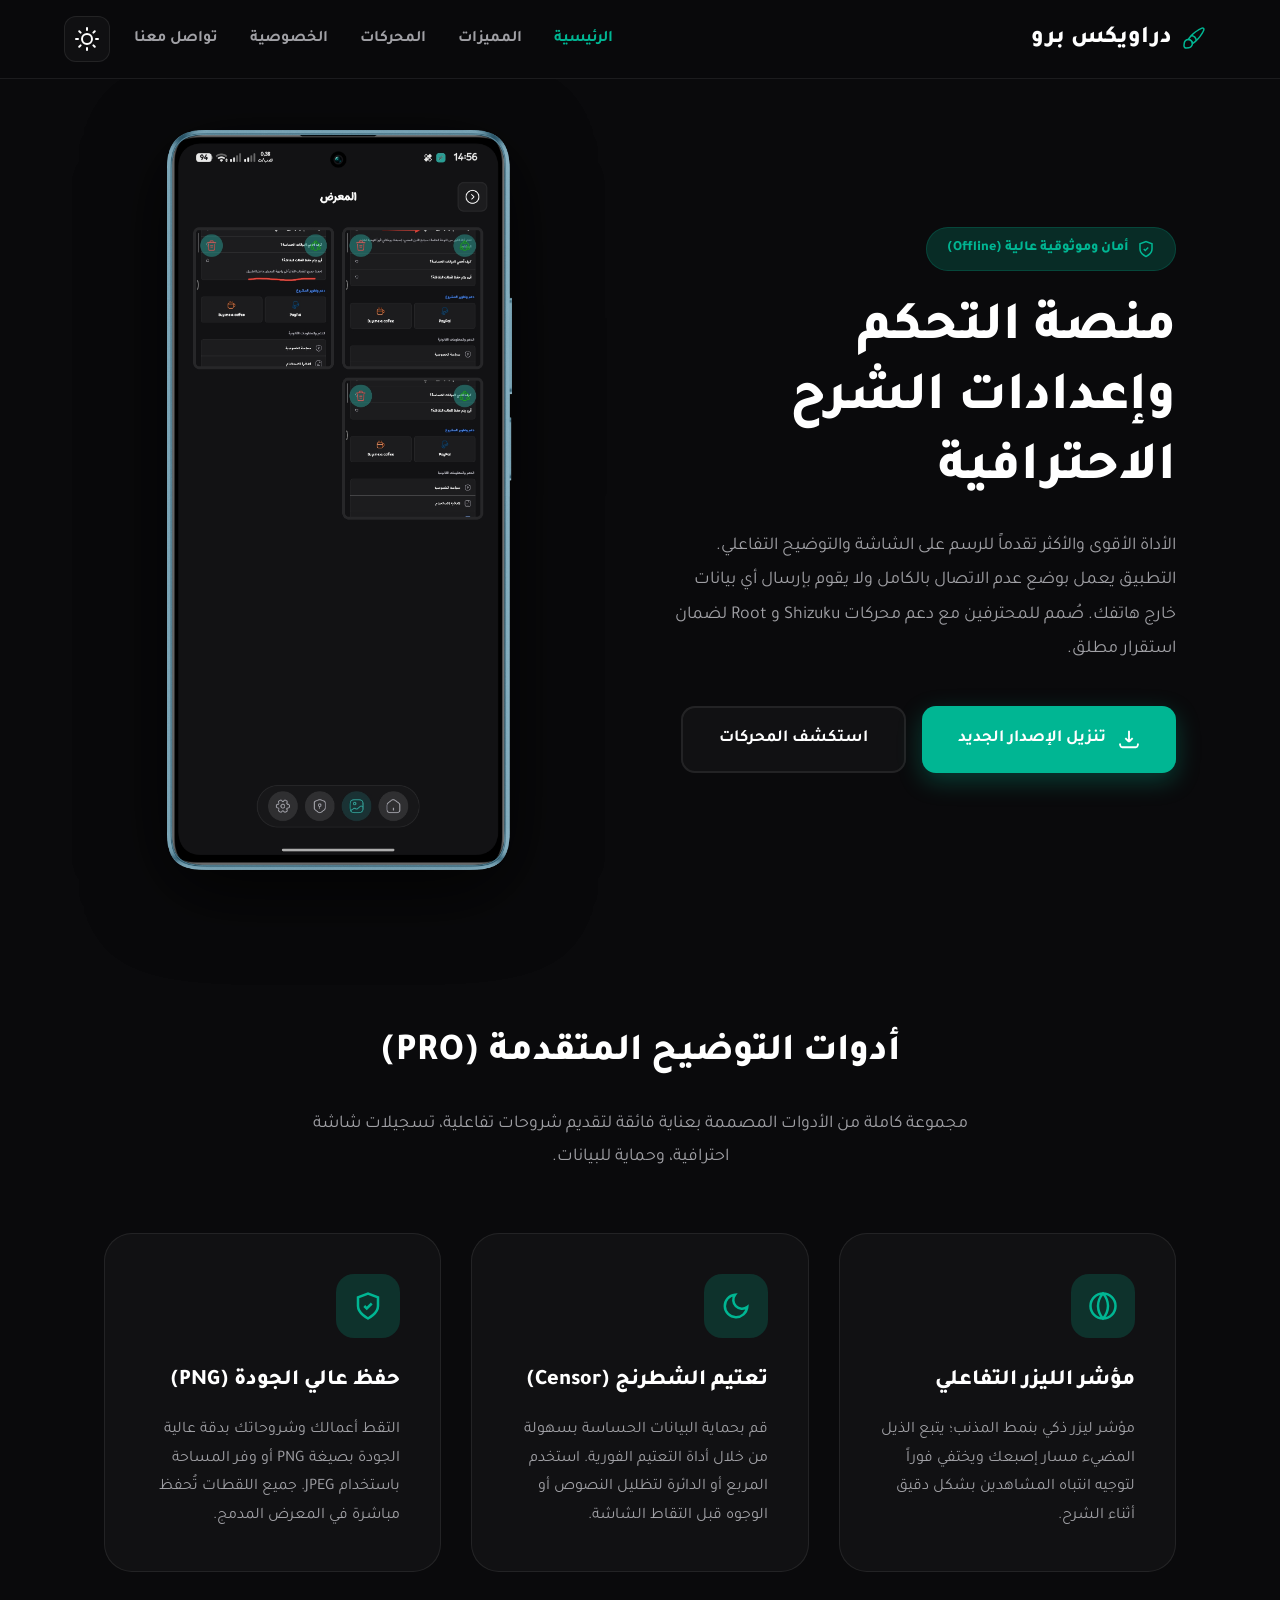
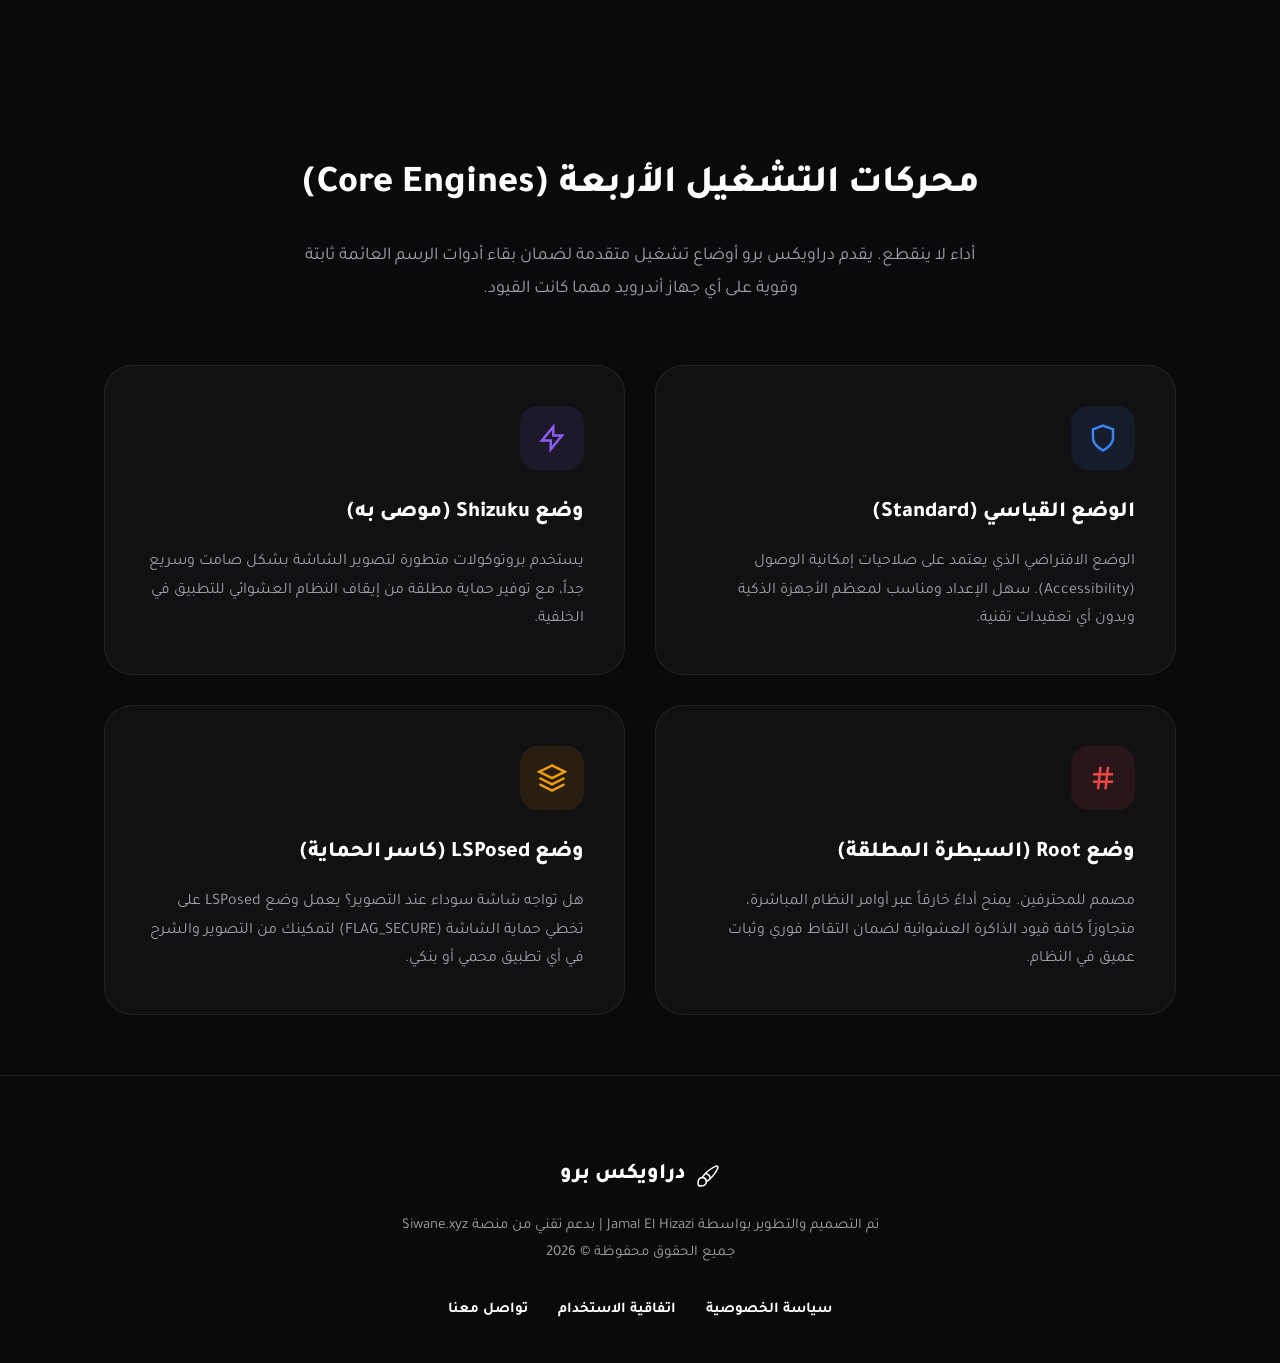
<file: index.html>
<!doctype html>
<html lang="ar" dir="rtl">

<head>
    <meta charset="UTF-8">
    <meta name="viewport" content="width=device-width, initial-scale=1.0">
    <title>دراويكس برو - منصة التحكم وإعدادات الشرح</title>
    <link rel="stylesheet" href="style.css">
        <link rel="icon" type="image/png" href="assets/favicon.png">
    <link rel="apple-touch-icon" href="assets/favicon.png">
<meta name="description" content="Drawix Pro: أداة احترافية للرسم على الشاشة والتوضيح للاندرويد. تدعم محركات Shizuku و Root و LSPosed لتجاوز قيود النظام وتوفير تجربة شرح تفاعلية وآمنة.">
    <meta name="keywords" content="Drawix Pro, Android, drawing, screen annotation, Shizuku, Root, LSPosed, productivity, رسم على الشاشة">
    <script async src="https://pagead2.googlesyndication.com/pagead/js/adsbygoogle.js?client=ca-pub-8266760443476569"
     crossorigin="anonymous"></script>
</head>

<body>
    <nav><a href="index.html" class="logo"><svg width="34" height="34" fill="none" xmlns="http://www.w3.org/2000/svg">
                <path d="M10.43 18.37c-.15 0-.29-.04-.42-.13a.738.738 0 0 1-.33-.62c0-.15-.01-.31-.03-.47-.09-.71-.41-1.33-.95-1.87s-1.21-.88-1.93-.97c-.12-.01-.29-.02-.45-.01-.26.02-.5-.09-.65-.3a.78.78 0 0 1-.11-.71c.15-.41.37-.78.63-1.08l1.54-1.94c2.65-3.31 8.02-7.29 11.95-8.87a2.17 2.17 0 0 1 2.33.47c.63.63.82 1.53.49 2.35-1.58 3.94-5.55 9.3-8.86 11.95l-1.97 1.58c-.37.27-.67.44-.97.56-.08.04-.18.06-.27.06Zm-2.89-5.43c.84.22 1.59.66 2.22 1.29a4.62 4.62 0 0 1 1.26 2.14l1.69-1.36c3.14-2.51 6.91-7.6 8.4-11.34a.628.628 0 0 0-.16-.72.669.669 0 0 0-.73-.14c-3.72 1.5-8.81 5.27-11.33 8.41l-1.35 1.72Z" fill="currentColor" />
                <path d="M4.08 22.75c-.75 0-1.47-.3-2.01-.84-.62-.62-.92-1.48-.82-2.36l.27-2.46c.26-2.44 2.26-4.25 4.74-4.3.19-.01.44 0 .67.02 1.09.14 2.06.63 2.84 1.41.77.77 1.23 1.69 1.37 2.72a4.91 4.91 0 0 1-1.38 4.15c-.77.76-1.76 1.23-2.88 1.37l-2.47.27c-.11.01-.22.02-.33.02Zm2.37-8.45h-.13c-1.51.03-3.11 1.06-3.31 2.96l-.27 2.46c-.05.42.1.83.39 1.13.29.29.7.44 1.11.39l2.46-.27c.77-.1 1.46-.42 1.98-.94.64-.64 1-1.5 1-2.42 0-.15-.01-.31-.03-.47-.09-.71-.41-1.33-.95-1.87s-1.21-.88-1.93-.97h-.32ZM14.24 15.218c-.41 0-.75-.34-.75-.75 0-2.2-1.79-3.98-3.98-3.98-.41 0-.75-.34-.75-.75s.33-.75.74-.75c3.02 0 5.48 2.46 5.48 5.48.01.42-.33.75-.74.75Z" fill="currentColor" />
            </svg>دراويكس برو</a>
        <div class="nav-controls">
            <div class="nav-links"><a href="index.html" class="active">الرئيسية</a><a href="#features">المميزات</a><a href="#engines">المحركات</a><a href="privacy.html">الخصوصية</a><a href="contact.html">تواصل معنا</a></div><button id="theme-toggle" class="theme-btn" aria-label="تبديل المظهر"></button>
        </div>
    </nav>
    <div class="container"><!-- Hero Section -->
        <section class="hero">
            <div class="hero-text reveal">
                <div class="hero-tag"><svg viewbox="0 0 24 24" width="18" height="18" fill="none" stroke="currentColor" stroke-width="2">
                        <path d="M12 22s8-4 8-10V5l-8-3-8 3v7c0 6 8 10 8 10z" />
                        <path d="M9 12l2 2 4-4" />
                    </svg>أمان وموثوقية عالية (Offline)</div>
                <h1 class="hero-title">منصة التحكم وإعدادات الشرح الاحترافية</h1>
                <p class="hero-desc">الأداة الأقوى والأكثر تقدماً للرسم على الشاشة والتوضيح التفاعلي. التطبيق يعمل بوضع عدم الاتصال بالكامل ولا يقوم بإرسال أي بيانات خارج هاتفك. صُمم للمحترفين مع دعم محركات Shizuku و Root لضمان استقرار مطلق.</p>
                <div class="btn-group"><a href="https://github.com/elhizazi1/Drawix/releases/latest" target="_blank" class="btn btn-primary">
<svg viewbox="0 0 24 24" width="22" height="22" fill="none" stroke="currentColor" stroke-width="2">
                            <path d="M12 15V3m0 12l-4-4m4 4l4-4M2 17l.621 2.485A2 2 0 0 0 4.561 21h14.878a2 2 0 0 0 1.94-1.515L22 17" />
                        </svg>تنزيل الإصدار الجديد</a><a href="#engines" class="btn btn-outline">استكشف المحركات</a></div>
            </div><!-- حاوية السلايدر للقطات الشاشة الفعلية (بدون إطار CSS) -->
            <div class="hero-visual reveal delay-1">
                <div class="app-screenshot-slider"><!-- الصورة الأولى --><img src="assets/screen/screen1.png" alt="واجهة التطبيق الرئيسية" class="slide active"><!-- يمكنك إضافة المزيد من اللقطات هنا إذا توفرت لديك --><img src="assets/screen/screen2.png" alt="واجهة المعرض" class="slide active"><img src="assets/screen/screen3.png" alt="واجهة الأمان" class="slide"><img src="assets/screen/screen4.png" alt="واجهة الإعدادات" class="slide"></div>
            </div>
        </section><!-- Features Section -->
        <section id="features" class="section-padding">
            <div class="section-header reveal">
                <h2 class="section-title">أدوات التوضيح المتقدمة (PRO)</h2>
                <p class="section-desc">مجموعة كاملة من الأدوات المصممة بعناية فائقة لتقديم شروحات تفاعلية، تسجيلات شاشة احترافية، وحماية للبيانات.</p>
            </div>
            <div class="grid-cards">
                <div class="feature-card reveal delay-1">
                    <div class="f-icon" style="background: var(--primary-light); color: var(--primary);"><svg viewbox="0 0 24 24" width="30" height="30" fill="none" stroke="currentColor" stroke-width="2">
                            <circle cx="12" cy="12" r="10" />
                            <path d="M12 2a15.3 15.3 0 0 1 4 10 15.3 15.3 0 0 1-4 10 15.3 15.3 0 0 1-4-10 15.3 15.3 0 0 1 4-10z" />
                        </svg></div>
                    <h3 class="f-title">مؤشر الليزر التفاعلي</h3>
                    <p class="f-desc">مؤشر ليزر ذكي بنمط المذنب؛ يتبع الذيل المضيء مسار إصبعك ويختفي فوراً لتوجيه انتباه المشاهدين بشكل دقيق أثناء الشرح.</p>
                </div>
                <div class="feature-card reveal delay-2">
                    <div class="f-icon" style="background: var(--primary-light); color: var(--primary);"><svg viewbox="0 0 24 24" width="30" height="30" fill="none" stroke="currentColor" stroke-width="2">
                            <path d="M21 12.79A9 9 0 1 1 11.21 3 7 7 0 0 0 21 12.79z" />
                        </svg></div>
                    <h3 class="f-title">تعتيم الشطرنج (Censor)</h3>
                    <p class="f-desc">قم بحماية البيانات الحساسة بسهولة من خلال أداة التعتيم الفورية. استخدم المربع أو الدائرة لتظليل النصوص أو الوجوه قبل التقاط الشاشة.</p>
                </div>
                <div class="feature-card reveal delay-3">
                    <div class="f-icon" style="background: var(--primary-light); color: var(--primary);"><svg viewbox="0 0 24 24" width="30" height="30" fill="none" stroke="currentColor" stroke-width="2">
                            <path d="M12 22s8-4 8-10V5l-8-3-8 3v7c0 6 8 10 8 10z" />
                            <path d="M9 12l2 2 4-4" />
                        </svg></div>
                    <h3 class="f-title">حفظ عالي الجودة (PNG)</h3>
                    <p class="f-desc">التقط أعمالك وشروحاتك بدقة عالية الجودة بصيغة PNG أو وفر المساحة باستخدام JPEG. جميع اللقطات تُحفظ مباشرة في المعرض المدمج.</p>
                </div>
            </div>
        </section><!-- Engines Section -->
        <section id="engines" class="section-padding">
            <div class="section-header reveal">
                <h2 class="section-title">محركات التشغيل الأربعة (Core Engines)</h2>
                <p class="section-desc">أداء لا ينقطع. يقدم دراويكس برو أوضاع تشغيل متقدمة لضمان بقاء أدوات الرسم العائمة ثابتة وقوية على أي جهاز أندرويد مهما كانت القيود.</p>
            </div>
            <div class="grid-cards gBx4">
                <div class="feature-card reveal delay-1">
                    <div class="f-icon" style="background: var(--status-info-bg); color: var(--status-info);"><svg viewbox="0 0 24 24" width="30" height="30" fill="none" stroke="currentColor" stroke-width="2">
                            <path d="M12 22s8-4 8-10V5l-8-3-8 3v7c0 6 8 10 8 10z" />
                        </svg></div>
                    <h3 class="f-title">الوضع القياسي (Standard)</h3>
                    <p class="f-desc">الوضع الافتراضي الذي يعتمد على صلاحيات إمكانية الوصول (Accessibility). سهل الإعداد ومناسب لمعظم الأجهزة الذكية وبدون أي تعقيدات تقنية.</p>
                </div>
                <div class="feature-card reveal delay-2">
                    <div class="f-icon" style="background: rgba(139, 92, 246, 0.1); color: #8B5CF6;"><svg viewbox="0 0 24 24" width="30" height="30" fill="none" stroke="currentColor" stroke-width="2">
                            <path d="M13 10V3L4 14h7v7l9-11h-7z" />
                        </svg></div>
                    <h3 class="f-title">وضع Shizuku (موصى به)</h3>
                    <p class="f-desc">يستخدم بروتوكولات متطورة لتصوير الشاشة بشكل صامت وسريع جداً، مع توفير حماية مطلقة من إيقاف النظام العشوائي للتطبيق في الخلفية.</p>
                </div>
                <div class="feature-card reveal delay-3">
                    <div class="f-icon" style="background: var(--status-error-bg); color: var(--status-error);"><svg viewbox="0 0 24 24" width="30" height="30" fill="none" stroke="currentColor" stroke-width="2">
                            <path d="M4 9h16M4 15h16M10 3L8 21M16 3l-2 18" />
                        </svg></div>
                    <h3 class="f-title">وضع Root (السيطرة المطلقة)</h3>
                    <p class="f-desc">مصمم للمحترفين. يمنح أداءً خارقاً عبر أوامر النظام المباشرة، متجاوزاً كافة قيود الذاكرة العشوائية لضمان التقاط فوري وثبات عميق في النظام.</p>
                </div>
                <div class="feature-card reveal delay-4">
                    <div class="f-icon" style="background: var(--status-warning-bg); color: var(--status-warning);"><svg viewbox="0 0 24 24" width="30" height="30" fill="none" stroke="currentColor" stroke-width="2">
                            <polygon points="12 2 2 7 12 12 22 7 12 2" />
                            <polyline points="2 17 12 22 22 17" />
                            <polyline points="2 12 12 17 22 12" />
                        </svg></div>
                    <h3 class="f-title">وضع LSPosed (كاسر الحماية)</h3>
                    <p class="f-desc">هل تواجه شاشة سوداء عند التصوير؟ يعمل وضع LSPosed على تخطي حماية الشاشة (FLAG_SECURE) لتمكينك من التصوير والشرح في أي تطبيق محمي أو بنكي.</p>
                </div>
            </div>
        </section>
    </div><!-- Footer -->
    <footer>
        <div class="container">
            <div class="footer-brand"><svg width="24" height="24" fill="none" xmlns="http://www.w3.org/2000/svg">
                    <path d="M10.43 18.37c-.15 0-.29-.04-.42-.13a.738.738 0 0 1-.33-.62c0-.15-.01-.31-.03-.47-.09-.71-.41-1.33-.95-1.87s-1.21-.88-1.93-.97c-.12-.01-.29-.02-.45-.01-.26.02-.5-.09-.65-.3a.78.78 0 0 1-.11-.71c.15-.41.37-.78.63-1.08l1.54-1.94c2.65-3.31 8.02-7.29 11.95-8.87a2.17 2.17 0 0 1 2.33.47c.63.63.82 1.53.49 2.35-1.58 3.94-5.55 9.3-8.86 11.95l-1.97 1.58c-.37.27-.67.44-.97.56-.08.04-.18.06-.27.06Zm-2.89-5.43c.84.22 1.59.66 2.22 1.29a4.62 4.62 0 0 1 1.26 2.14l1.69-1.36c3.14-2.51 6.91-7.6 8.4-11.34a.628.628 0 0 0-.16-.72.669.669 0 0 0-.73-.14c-3.72 1.5-8.81 5.27-11.33 8.41l-1.35 1.72Z" fill="currentColor" />
                    <path d="M4.08 22.75c-.75 0-1.47-.3-2.01-.84-.62-.62-.92-1.48-.82-2.36l.27-2.46c.26-2.44 2.26-4.25 4.74-4.3.19-.01.44 0 .67.02 1.09.14 2.06.63 2.84 1.41.77.77 1.23 1.69 1.37 2.72a4.91 4.91 0 0 1-1.38 4.15c-.77.76-1.76 1.23-2.88 1.37l-2.47.27c-.11.01-.22.02-.33.02Zm2.37-8.45h-.13c-1.51.03-3.11 1.06-3.31 2.96l-.27 2.46c-.05.42.1.83.39 1.13.29.29.7.44 1.11.39l2.46-.27c.77-.1 1.46-.42 1.98-.94.64-.64 1-1.5 1-2.42 0-.15-.01-.31-.03-.47-.09-.71-.41-1.33-.95-1.87s-1.21-.88-1.93-.97h-.32ZM14.24 15.218c-.41 0-.75-.34-.75-.75 0-2.2-1.79-3.98-3.98-3.98-.41 0-.75-.34-.75-.75s.33-.75.74-.75c3.02 0 5.48 2.46 5.48 5.48.01.42-.33.75-.74.75Z" fill="currentColor" />
                </svg>دراويكس برو</div>
            <div class="footer-content">تم التصميم والتطوير بواسطة Jamal El Hizazi | بدعم تقني من منصة Siwane.xyz<br>جميع الحقوق محفوظة © 2026</div>
            <div class="footer-links"><a href="privacy.html">سياسة الخصوصية</a><a href="terms.html">اتفاقية الاستخدام</a><a href="contact.html">تواصل معنا</a></div>
        </div>
    </footer>
    <script src="script.js"></script>
</body>

</html>
</file>
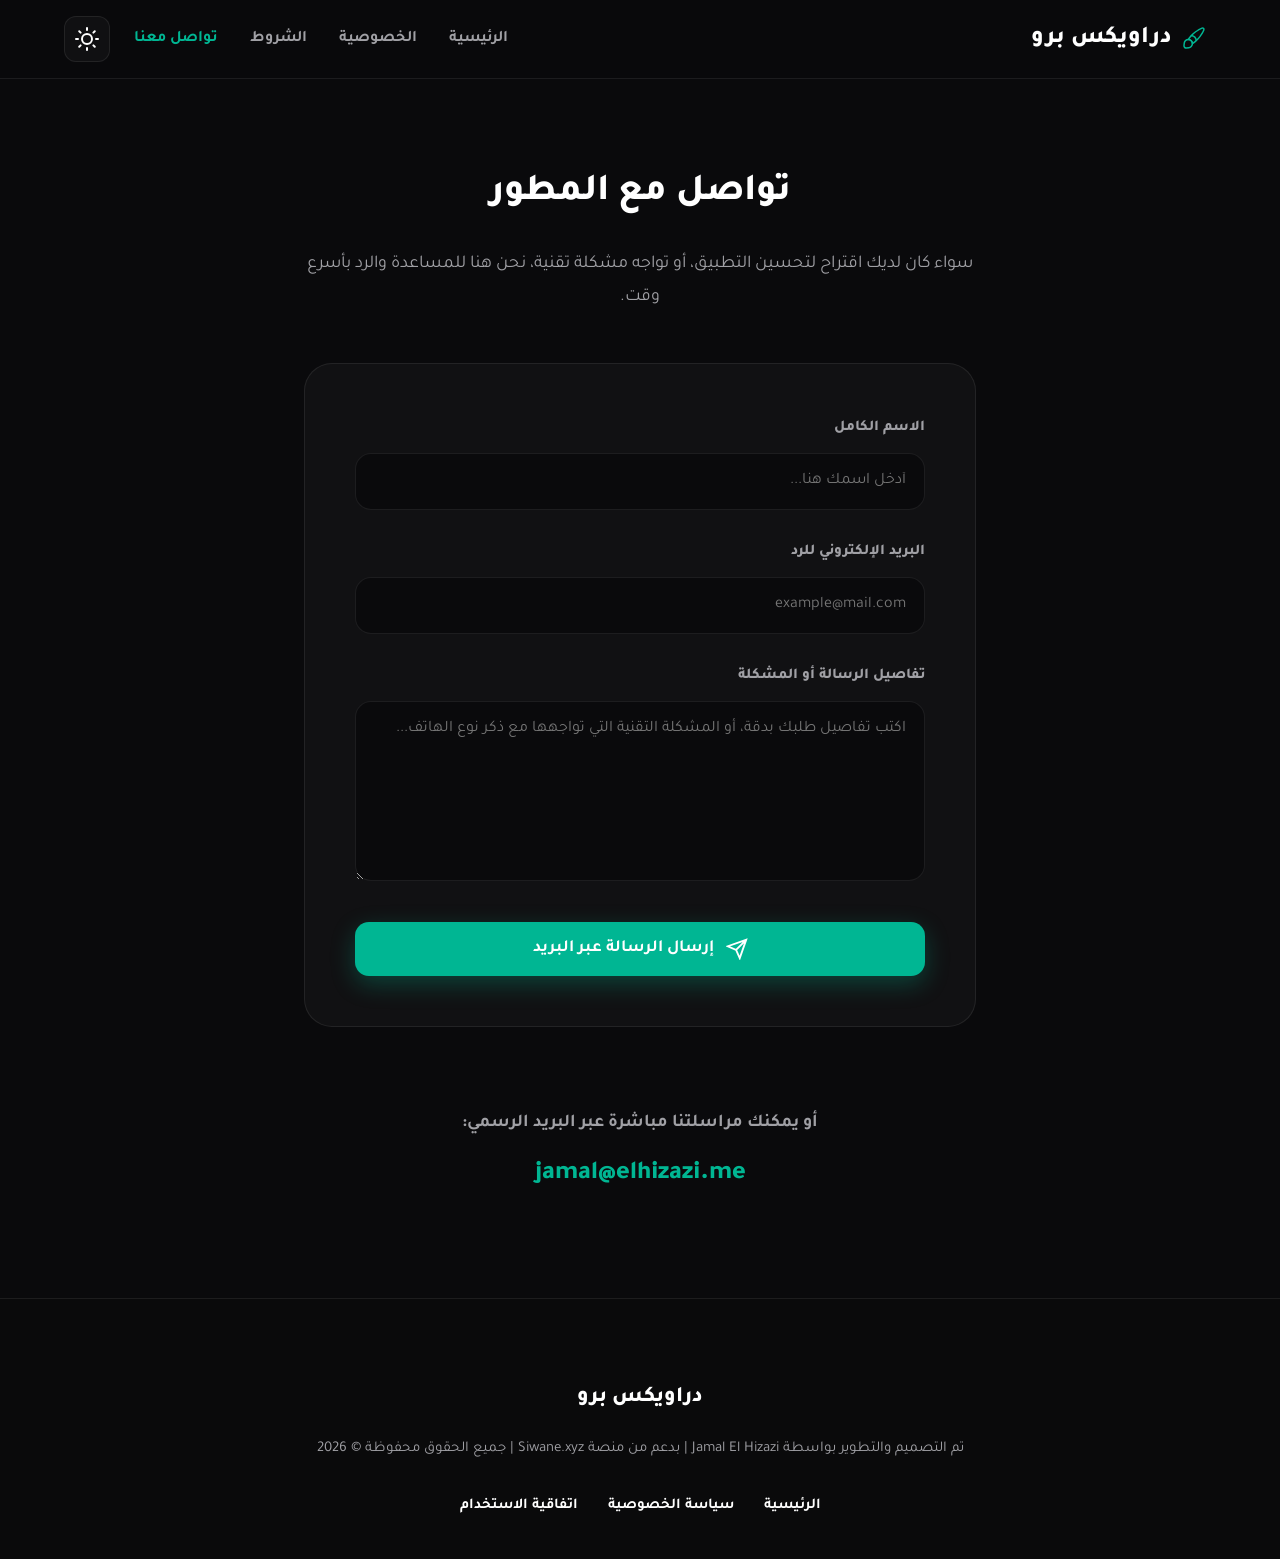
<file: contact.html>
<!DOCTYPE html>
<html lang="ar" dir="rtl">
<head>
    <meta charset="UTF-8">
    <meta name="viewport" content="width=device-width, initial-scale=1.0">
    <title>تواصل معنا - دراويكس برو</title>
    <link rel="stylesheet" href="style.css">
        <link rel="icon" type="image/png" href="assets/favicon.png">
    <link rel="apple-touch-icon" href="assets/favicon.png">
    <meta name="description" content="تواصل مع فريق تطوير Drawix Pro للحصول على دعم فني، الإبلاغ عن مشاكل، أو تقديم اقتراحات لتطوير أدوات الرسم والشرح.">
<meta name="keywords" content="Drawix Pro, support, contact, technical help, دعم فني, تواصل">
<script async src="https://pagead2.googlesyndication.com/pagead/js/adsbygoogle.js?client=ca-pub-8266760443476569"
     crossorigin="anonymous"></script>
</head>
<body>

    <nav>
        <a href="index.html" class="logo">
            <svg width="34" height="34" fill="none" xmlns="http://www.w3.org/2000/svg"><path d="M10.43 18.37c-.15 0-.29-.04-.42-.13a.738.738 0 0 1-.33-.62c0-.15-.01-.31-.03-.47-.09-.71-.41-1.33-.95-1.87s-1.21-.88-1.93-.97c-.12-.01-.29-.02-.45-.01-.26.02-.5-.09-.65-.3a.78.78 0 0 1-.11-.71c.15-.41.37-.78.63-1.08l1.54-1.94c2.65-3.31 8.02-7.29 11.95-8.87a2.17 2.17 0 0 1 2.33.47c.63.63.82 1.53.49 2.35-1.58 3.94-5.55 9.3-8.86 11.95l-1.97 1.58c-.37.27-.67.44-.97.56-.08.04-.18.06-.27.06Zm-2.89-5.43c.84.22 1.59.66 2.22 1.29a4.62 4.62 0 0 1 1.26 2.14l1.69-1.36c3.14-2.51 6.91-7.6 8.4-11.34a.628.628 0 0 0-.16-.72.669.669 0 0 0-.73-.14c-3.72 1.5-8.81 5.27-11.33 8.41l-1.35 1.72Z" fill="currentColor"/><path d="M4.08 22.75c-.75 0-1.47-.3-2.01-.84-.62-.62-.92-1.48-.82-2.36l.27-2.46c.26-2.44 2.26-4.25 4.74-4.3.19-.01.44 0 .67.02 1.09.14 2.06.63 2.84 1.41.77.77 1.23 1.69 1.37 2.72a4.91 4.91 0 0 1-1.38 4.15c-.77.76-1.76 1.23-2.88 1.37l-2.47.27c-.11.01-.22.02-.33.02Zm2.37-8.45h-.13c-1.51.03-3.11 1.06-3.31 2.96l-.27 2.46c-.05.42.1.83.39 1.13.29.29.7.44 1.11.39l2.46-.27c.77-.1 1.46-.42 1.98-.94.64-.64 1-1.5 1-2.42 0-.15-.01-.31-.03-.47-.09-.71-.41-1.33-.95-1.87s-1.21-.88-1.93-.97h-.32ZM14.24 15.218c-.41 0-.75-.34-.75-.75 0-2.2-1.79-3.98-3.98-3.98-.41 0-.75-.34-.75-.75s.33-.75.74-.75c3.02 0 5.48 2.46 5.48 5.48.01.42-.33.75-.74.75Z" fill="currentColor"/></svg>
            دراويكس برو
        </a>
        <div class="nav-controls">
            <div class="nav-links">
                <a href="index.html">الرئيسية</a>
                <a href="privacy.html">الخصوصية</a>
                <a href="terms.html">الشروط</a>
                <a href="contact.html" class="active">تواصل معنا</a>
            </div>
            <button id="theme-toggle" class="theme-btn" aria-label="تبديل المظهر"></button>
        </div>
    </nav>

    <div class="container page-top-padding" style="max-width: 800px;">
        <div class="page-title-box reveal">
            <h1 class="section-title">تواصل مع المطور</h1>
            <p class="section-desc">سواء كان لديك اقتراح لتحسين التطبيق، أو تواجه مشكلة تقنية، نحن هنا للمساعدة والرد بأسرع وقت.</p>
        </div>

        <div class="content-box reveal delay-1">
            <form action="mailto:jamal@elhizazi.me" method="post" enctype="text/plain">
                <div class="form-group">
                    <label class="form-label">الاسم الكامل</label>
                    <input type="text" class="form-control" placeholder="أدخل اسمك هنا..." required>
                </div>
                <div class="form-group">
                    <label class="form-label">البريد الإلكتروني للرد</label>
                    <input type="email" class="form-control" placeholder="example@mail.com" required>
                </div>
                <div class="form-group">
                    <label class="form-label">تفاصيل الرسالة أو المشكلة</label>
                    <textarea class="form-control" placeholder="اكتب تفاصيل طلبك بدقة، أو المشكلة التقنية التي تواجهها مع ذكر نوع الهاتف..." required></textarea>
                </div>
                <button type="submit" class="btn btn-primary" style="width: 100%;">
                    <svg viewBox="0 0 24 24" width="22" height="22" fill="none" stroke="currentColor" stroke-width="2"><path d="M22 2L11 13M22 2l-7 20-4-9-9-4 20-7z"/></svg>
                    إرسال الرسالة عبر البريد
                </button>
            </form>
        </div>
        
        <div class="reveal delay-2" style="text-align: center; margin-bottom: 100px;">
            <p style="color: var(--text-dim); margin-bottom: 12px; font-weight: 700; font-size: 18px;">أو يمكنك مراسلتنا مباشرة عبر البريد الرسمي:</p>
            <a href="mailto:jamal@elhizazi.me" style="color: var(--primary); font-size: 26px; font-weight: 800; text-decoration: none;">jamal@elhizazi.me</a>
        </div>
    </div>

    <footer>
        <div class="container">
            <div class="footer-brand">دراويكس برو</div>
            <div class="footer-content">تم التصميم والتطوير بواسطة Jamal El Hizazi | بدعم من منصة Siwane.xyz | جميع الحقوق محفوظة &copy; 2026</div>
        </div>
        <div class="footer-links"><a href="index.html">الرئيسية</a><a href="privacy.html">سياسة الخصوصية</a><a href="terms.html">اتفاقية الاستخدام</a></div>
        </div>
    </footer>

    <script src="script.js"></script>
</body>
</html>
</file>
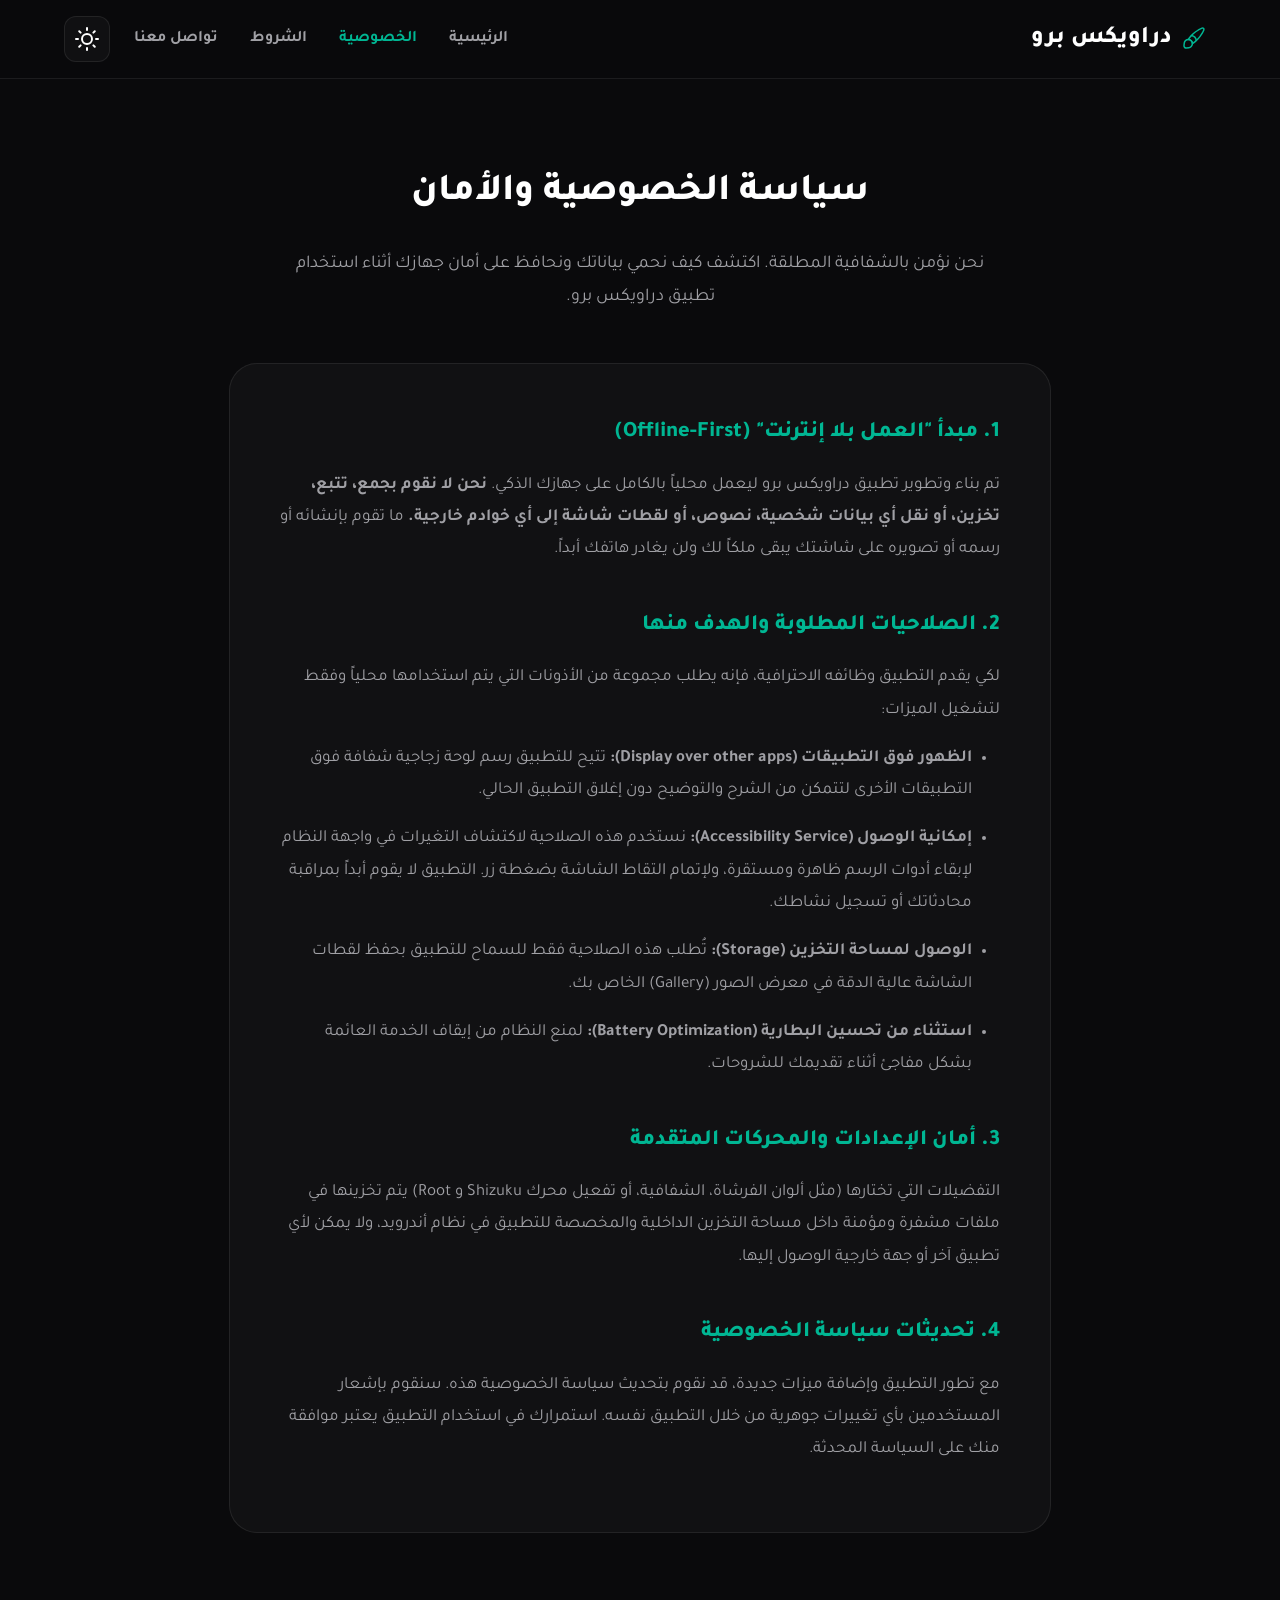
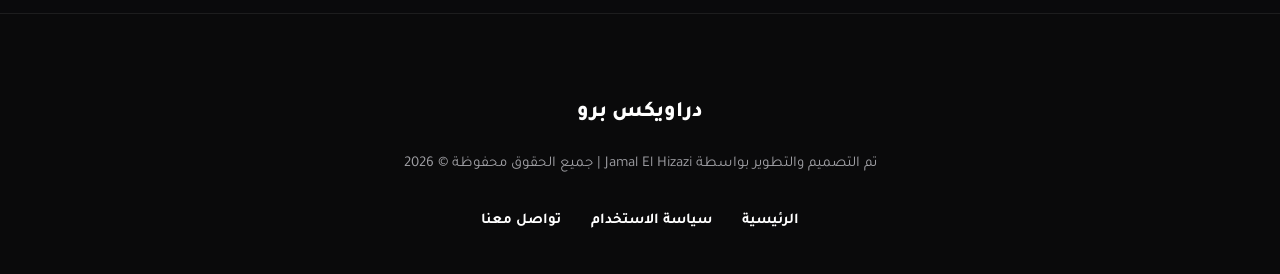
<file: privacy.html>
<!DOCTYPE html>
<html lang="ar" dir="rtl">
<head>
    <meta charset="UTF-8">
    <meta name="viewport" content="width=device-width, initial-scale=1.0">
    <title>سياسة الخصوصية - دراويكس برو</title>
    <link rel="stylesheet" href="style.css">
        <link rel="icon" type="image/png" href="assets/favicon.png">
    <link rel="apple-touch-icon" href="assets/favicon.png">
<meta name="description" content="سياسة الخصوصية لتطبيق Drawix Pro. نلتزم بالشفافية المطلقة ونؤكد أن تطبيقنا يعمل محلياً بالكامل (Offline-First) ولا نجمع أي بيانات شخصية.">
<meta name="keywords" content="Drawix Pro, privacy, security, data protection, خصوصية, أمان البيانات">
<script async src="https://pagead2.googlesyndication.com/pagead/js/adsbygoogle.js?client=ca-pub-8266760443476569"
     crossorigin="anonymous"></script>
</head>
<body>

    <nav>
        <a href="index.html" class="logo">
            <svg width="34" height="34" fill="none" xmlns="http://www.w3.org/2000/svg"><path d="M10.43 18.37c-.15 0-.29-.04-.42-.13a.738.738 0 0 1-.33-.62c0-.15-.01-.31-.03-.47-.09-.71-.41-1.33-.95-1.87s-1.21-.88-1.93-.97c-.12-.01-.29-.02-.45-.01-.26.02-.5-.09-.65-.3a.78.78 0 0 1-.11-.71c.15-.41.37-.78.63-1.08l1.54-1.94c2.65-3.31 8.02-7.29 11.95-8.87a2.17 2.17 0 0 1 2.33.47c.63.63.82 1.53.49 2.35-1.58 3.94-5.55 9.3-8.86 11.95l-1.97 1.58c-.37.27-.67.44-.97.56-.08.04-.18.06-.27.06Zm-2.89-5.43c.84.22 1.59.66 2.22 1.29a4.62 4.62 0 0 1 1.26 2.14l1.69-1.36c3.14-2.51 6.91-7.6 8.4-11.34a.628.628 0 0 0-.16-.72.669.669 0 0 0-.73-.14c-3.72 1.5-8.81 5.27-11.33 8.41l-1.35 1.72Z" fill="currentColor"/><path d="M4.08 22.75c-.75 0-1.47-.3-2.01-.84-.62-.62-.92-1.48-.82-2.36l.27-2.46c.26-2.44 2.26-4.25 4.74-4.3.19-.01.44 0 .67.02 1.09.14 2.06.63 2.84 1.41.77.77 1.23 1.69 1.37 2.72a4.91 4.91 0 0 1-1.38 4.15c-.77.76-1.76 1.23-2.88 1.37l-2.47.27c-.11.01-.22.02-.33.02Zm2.37-8.45h-.13c-1.51.03-3.11 1.06-3.31 2.96l-.27 2.46c-.05.42.1.83.39 1.13.29.29.7.44 1.11.39l2.46-.27c.77-.1 1.46-.42 1.98-.94.64-.64 1-1.5 1-2.42 0-.15-.01-.31-.03-.47-.09-.71-.41-1.33-.95-1.87s-1.21-.88-1.93-.97h-.32ZM14.24 15.218c-.41 0-.75-.34-.75-.75 0-2.2-1.79-3.98-3.98-3.98-.41 0-.75-.34-.75-.75s.33-.75.74-.75c3.02 0 5.48 2.46 5.48 5.48.01.42-.33.75-.74.75Z" fill="currentColor"/></svg>
            دراويكس برو
        </a>
        <div class="nav-controls">
            <div class="nav-links">
                <a href="index.html">الرئيسية</a>
                <a href="privacy.html" class="active">الخصوصية</a>
                <a href="terms.html">الشروط</a>
                <a href="contact.html">تواصل معنا</a>
            </div>
            <button id="theme-toggle" class="theme-btn" aria-label="تبديل المظهر"></button>
        </div>
    </nav>

    <div class="container page-top-padding" style="max-width: 950px;">
        <div class="page-title-box reveal">
            <h1 class="section-title">سياسة الخصوصية والأمان</h1>
            <p class="section-desc">نحن نؤمن بالشفافية المطلقة. اكتشف كيف نحمي بياناتك ونحافظ على أمان جهازك أثناء استخدام تطبيق دراويكس برو.</p>
        </div>

        <div class="content-box reveal delay-1">
            <h3>1. مبدأ "العمل بلا إنترنت" (Offline-First)</h3>
            <p>تم بناء وتطوير تطبيق دراويكس برو ليعمل محلياً بالكامل على جهازك الذكي. <strong>نحن لا نقوم بجمع، تتبع، تخزين، أو نقل أي بيانات شخصية، نصوص، أو لقطات شاشة إلى أي خوادم خارجية.</strong> ما تقوم بإنشائه أو رسمه أو تصويره على شاشتك يبقى ملكاً لك ولن يغادر هاتفك أبداً.</p>

            <h3>2. الصلاحيات المطلوبة والهدف منها</h3>
            <p>لكي يقدم التطبيق وظائفه الاحترافية، فإنه يطلب مجموعة من الأذونات التي يتم استخدامها محلياً وفقط لتشغيل الميزات:</p>
            <ul>
                <li><strong>الظهور فوق التطبيقات (Display over other apps):</strong> تتيح للتطبيق رسم لوحة زجاجية شفافة فوق التطبيقات الأخرى لتتمكن من الشرح والتوضيح دون إغلاق التطبيق الحالي.</li>
                <li><strong>إمكانية الوصول (Accessibility Service):</strong> نستخدم هذه الصلاحية لاكتشاف التغيرات في واجهة النظام لإبقاء أدوات الرسم ظاهرة ومستقرة، ولإتمام التقاط الشاشة بضغطة زر. التطبيق لا يقوم أبداً بمراقبة محادثاتك أو تسجيل نشاطك.</li>
                <li><strong>الوصول لمساحة التخزين (Storage):</strong> تُطلب هذه الصلاحية فقط للسماح للتطبيق بحفظ لقطات الشاشة عالية الدقة في معرض الصور (Gallery) الخاص بك.</li>
                <li><strong>استثناء من تحسين البطارية (Battery Optimization):</strong> لمنع النظام من إيقاف الخدمة العائمة بشكل مفاجئ أثناء تقديمك للشروحات.</li>
            </ul>

            <h3>3. أمان الإعدادات والمحركات المتقدمة</h3>
            <p>التفضيلات التي تختارها (مثل ألوان الفرشاة، الشفافية، أو تفعيل محرك Shizuku و Root) يتم تخزينها في ملفات مشفرة ومؤمنة داخل مساحة التخزين الداخلية والمخصصة للتطبيق في نظام أندرويد، ولا يمكن لأي تطبيق آخر أو جهة خارجية الوصول إليها.</p>

            <h3>4. تحديثات سياسة الخصوصية</h3>
            <p>مع تطور التطبيق وإضافة ميزات جديدة، قد نقوم بتحديث سياسة الخصوصية هذه. سنقوم بإشعار المستخدمين بأي تغييرات جوهرية من خلال التطبيق نفسه. استمرارك في استخدام التطبيق يعتبر موافقة منك على السياسة المحدثة.</p>
        </div>
    </div>

    <footer>
        <div class="container">
            <div class="footer-brand">دراويكس برو</div>
            <div class="footer-content">تم التصميم والتطوير بواسطة Jamal El Hizazi | جميع الحقوق محفوظة &copy; 2026</div>
        </div>
         <div class="footer-links"><a href="index.html">الرئيسية</a><a href="terms.html">سياسة الاستخدام</a><a href="contact.html">تواصل معنا</a></div>
        </div>
    </footer>

    <script src="script.js"></script>
</body>
</html>
</file>
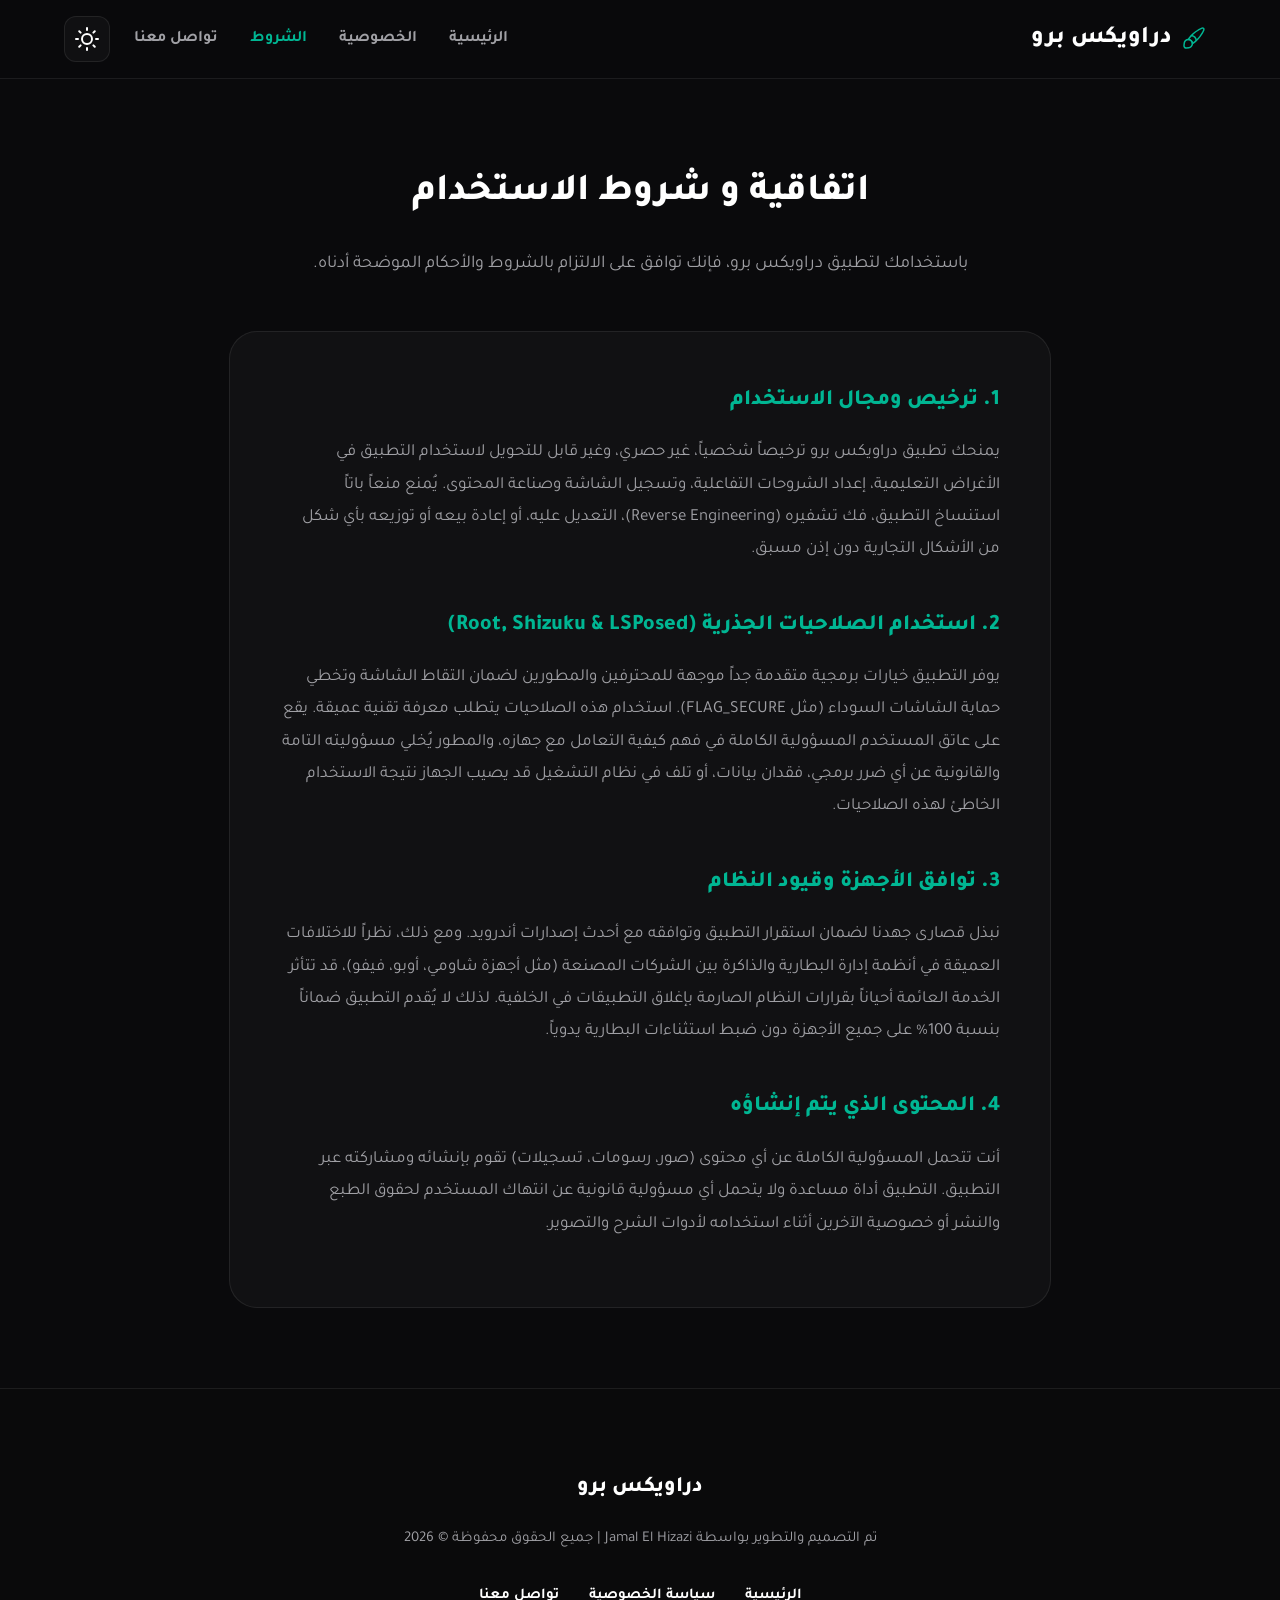
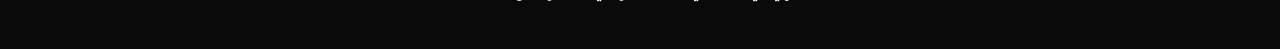
<file: terms.html>
<!DOCTYPE html>
<html lang="ar" dir="rtl">
<head>
    <meta charset="UTF-8">
    <meta name="viewport" content="width=device-width, initial-scale=1.0">
    <title>اتفاقية الاستخدام - دراويكس برو</title>
    <link rel="stylesheet" href="style.css">
        <link rel="icon" type="image/png" href="assets/favicon.png">
    <link rel="apple-touch-icon" href="assets/favicon.png">
        <meta name="description" content="اتفاقية وشروط الاستخدام لتطبيق Drawix Pro. تعرف على سياسات الاستخدام، شروط تفعيل المحركات المتقدمة، ومسؤولية المستخدم.">
<meta name="keywords" content="Drawix Pro, terms of use, license, اتفاقية الاستخدام, شروط الخدمة">
<script async src="https://pagead2.googlesyndication.com/pagead/js/adsbygoogle.js?client=ca-pub-8266760443476569"
     crossorigin="anonymous"></script>
</head>
<body>

    <nav>
        <a href="index.html" class="logo">
            <svg width="34" height="34" fill="none" xmlns="http://www.w3.org/2000/svg"><path d="M10.43 18.37c-.15 0-.29-.04-.42-.13a.738.738 0 0 1-.33-.62c0-.15-.01-.31-.03-.47-.09-.71-.41-1.33-.95-1.87s-1.21-.88-1.93-.97c-.12-.01-.29-.02-.45-.01-.26.02-.5-.09-.65-.3a.78.78 0 0 1-.11-.71c.15-.41.37-.78.63-1.08l1.54-1.94c2.65-3.31 8.02-7.29 11.95-8.87a2.17 2.17 0 0 1 2.33.47c.63.63.82 1.53.49 2.35-1.58 3.94-5.55 9.3-8.86 11.95l-1.97 1.58c-.37.27-.67.44-.97.56-.08.04-.18.06-.27.06Zm-2.89-5.43c.84.22 1.59.66 2.22 1.29a4.62 4.62 0 0 1 1.26 2.14l1.69-1.36c3.14-2.51 6.91-7.6 8.4-11.34a.628.628 0 0 0-.16-.72.669.669 0 0 0-.73-.14c-3.72 1.5-8.81 5.27-11.33 8.41l-1.35 1.72Z" fill="currentColor"/><path d="M4.08 22.75c-.75 0-1.47-.3-2.01-.84-.62-.62-.92-1.48-.82-2.36l.27-2.46c.26-2.44 2.26-4.25 4.74-4.3.19-.01.44 0 .67.02 1.09.14 2.06.63 2.84 1.41.77.77 1.23 1.69 1.37 2.72a4.91 4.91 0 0 1-1.38 4.15c-.77.76-1.76 1.23-2.88 1.37l-2.47.27c-.11.01-.22.02-.33.02Zm2.37-8.45h-.13c-1.51.03-3.11 1.06-3.31 2.96l-.27 2.46c-.05.42.1.83.39 1.13.29.29.7.44 1.11.39l2.46-.27c.77-.1 1.46-.42 1.98-.94.64-.64 1-1.5 1-2.42 0-.15-.01-.31-.03-.47-.09-.71-.41-1.33-.95-1.87s-1.21-.88-1.93-.97h-.32ZM14.24 15.218c-.41 0-.75-.34-.75-.75 0-2.2-1.79-3.98-3.98-3.98-.41 0-.75-.34-.75-.75s.33-.75.74-.75c3.02 0 5.48 2.46 5.48 5.48.01.42-.33.75-.74.75Z" fill="currentColor"/></svg>
            دراويكس برو
        </a>
        <div class="nav-controls">
            <div class="nav-links">
                <a href="index.html">الرئيسية</a>
                <a href="privacy.html">الخصوصية</a>
                <a href="terms.html" class="active">الشروط</a>
                <a href="contact.html">تواصل معنا</a>
            </div>
            <button id="theme-toggle" class="theme-btn" aria-label="تبديل المظهر"></button>
        </div>
    </nav>

    <div class="container page-top-padding" style="max-width: 950px;">
        <div class="page-title-box reveal">
            <h1 class="section-title">اتفاقية و شروط الاستخدام</h1>
            <p class="section-desc">باستخدامك لتطبيق دراويكس برو، فإنك توافق على الالتزام بالشروط والأحكام الموضحة أدناه.</p>
        </div>

        <div class="content-box reveal delay-1">
            <h3>1. ترخيص ومجال الاستخدام</h3>
            <p>يمنحك تطبيق دراويكس برو ترخيصاً شخصياً، غير حصري، وغير قابل للتحويل لاستخدام التطبيق في الأغراض التعليمية، إعداد الشروحات التفاعلية، وتسجيل الشاشة وصناعة المحتوى. يُمنع منعاً باتاً استنساخ التطبيق، فك تشفيره (Reverse Engineering)، التعديل عليه، أو إعادة بيعه أو توزيعه بأي شكل من الأشكال التجارية دون إذن مسبق.</p>

            <h3>2. استخدام الصلاحيات الجذرية (Root, Shizuku & LSPosed)</h3>
            <p>يوفر التطبيق خيارات برمجية متقدمة جداً موجهة للمحترفين والمطورين لضمان التقاط الشاشة وتخطي حماية الشاشات السوداء (مثل FLAG_SECURE). استخدام هذه الصلاحيات يتطلب معرفة تقنية عميقة. يقع على عاتق المستخدم المسؤولية الكاملة في فهم كيفية التعامل مع جهازه، والمطور يُخلي مسؤوليته التامة والقانونية عن أي ضرر برمجي، فقدان بيانات، أو تلف في نظام التشغيل قد يصيب الجهاز نتيجة الاستخدام الخاطئ لهذه الصلاحيات.</p>

            <h3>3. توافق الأجهزة وقيود النظام</h3>
            <p>نبذل قصارى جهدنا لضمان استقرار التطبيق وتوافقه مع أحدث إصدارات أندرويد. ومع ذلك، نظراً للاختلافات العميقة في أنظمة إدارة البطارية والذاكرة بين الشركات المصنعة (مثل أجهزة شاومي، أوبو، فيفو)، قد تتأثر الخدمة العائمة أحياناً بقرارات النظام الصارمة بإغلاق التطبيقات في الخلفية. لذلك لا يُقدم التطبيق ضماناً بنسبة 100% على جميع الأجهزة دون ضبط استثناءات البطارية يدوياً.</p>

            <h3>4. المحتوى الذي يتم إنشاؤه</h3>
            <p>أنت تتحمل المسؤولية الكاملة عن أي محتوى (صور، رسومات، تسجيلات) تقوم بإنشائه ومشاركته عبر التطبيق. التطبيق أداة مساعدة ولا يتحمل أي مسؤولية قانونية عن انتهاك المستخدم لحقوق الطبع والنشر أو خصوصية الآخرين أثناء استخدامه لأدوات الشرح والتصوير.</p>
        </div>
    </div>

    <footer>
        <div class="container">
            <div class="footer-brand">دراويكس برو</div>
            <div class="footer-content">تم التصميم والتطوير بواسطة Jamal El Hizazi | جميع الحقوق محفوظة &copy; 2026</div>
        </div>
        <div class="footer-links"><a href="index.html">الرئيسية</a><a href="privacy.html">سياسة الخصوصية</a><a href="contact.html">تواصل معنا</a></div>
        </div>
    </footer>

    <script src="script.js"></script>
</body>
</html>
</file>
<file: style.css>
@import url('https://fonts.googleapis.com/css2?family=Tajawal:wght@400;600;700;800&display=swap');:root{--primary:#00B693;--primary-dark:#009175;--primary-light:rgba(0,182,147,0.1);--bg-main:#F0F0F3;--card-bg:#FFFFFF;--card-border:#E4E4E7;--text-main:#18181B;--text-dim:#71717A;--status-info:#3B82F6;--status-info-bg:rgba(59,130,246,0.1);--status-warning:#F59E0B;--status-warning-bg:rgba(245,158,11,0.1);--status-error:#EF4444;--status-error-bg:rgba(239,68,68,0.1);--nav-bg:rgba(255,255,255,0.85);--footer-bg:rgba(240,240,243,0.8);--shadow-color:rgba(0,0,0,0.15)}[data-theme="dark"]{--primary-light:rgba(0,182,147,0.2);--bg-main:#0a0a0c;--card-bg:rgba(255,255,255,0.03);--card-border:rgba(255,255,255,0.08);--text-main:#FFFFFF;--text-dim:#A0A0A5;--nav-bg:rgba(10,10,12,0.85);--footer-bg:rgba(10,10,12,0.8);--shadow-color:rgba(0,0,0,0.5)}*{box-sizing:border-box;margin:0;padding:0;font-family:'Tajawal',sans-serif;-webkit-tap-highlight-color:transparent}body{background-color:var(--bg-main);color:var(--text-main);line-height:1.8;overflow-x:hidden;scroll-behavior:smooth;transition:background-color 0.4s ease,color 0.4s ease;direction:rtl}nav{display:flex;justify-content:space-between;align-items:center;padding:16px 5%;background:var(--nav-bg);backdrop-filter:blur(20px);-webkit-backdrop-filter:blur(20px);border-bottom:1px solid var(--card-border);position:fixed;width:100%;top:0;z-index:1000;transition:all 0.4s ease}.logo{display:flex;align-items:center;gap:10px;font-size:24px;font-weight:800;line-height:1;color:var(--text-main);text-decoration:none}.logo svg{width:34px;height:34px;color:var(--primary);flex-shrink:0;transform:translateY(4px)}.nav-controls{display:flex;align-items:center;gap:24px}.nav-links{display:flex;gap:32px;align-items:center}.nav-links a{color:var(--text-dim);text-decoration:none;font-weight:700;font-size:16px;transition:color 0.3s ease}.nav-links a:hover,.nav-links a.active{color:var(--primary)}.theme-btn{background:var(--card-bg);border:1px solid var(--card-border);border-radius:12px;width:46px;height:46px;display:flex;align-items:center;justify-content:center;cursor:pointer;color:var(--text-main);transition:all 0.3s ease}.theme-btn:hover{border-color:var(--primary);color:var(--primary);transform:translateY(-2px)}.container{max-width:1200px;margin:0 auto;padding:0 5%}.section-padding{padding:120px 0 60px}.page-top-padding{padding-top:160px}.hero{display:flex;align-items:center;justify-content:space-between;min-height:100vh;padding-top:100px;gap:60px}.hero-text{flex:1.15}.hero-tag{display:inline-flex;align-items:center;gap:8px;background:var(--primary-light);color:var(--primary);padding:8px 20px;border-radius:30px;font-size:14px;font-weight:800;margin-bottom:24px;border:1px solid rgba(0,182,147,0.2)}.hero-title{font-size:54px;font-weight:800;line-height:1.3;margin-bottom:24px;color:var(--text-main)}.hero-desc{font-size:18px;color:var(--text-dim);margin-bottom:40px;max-width:95%;line-height:1.9}.btn-group{display:flex;gap:16px;flex-wrap:wrap}.btn{padding:16px 36px;border-radius:14px;font-size:17px;font-weight:700;cursor:pointer;text-decoration:none;display:inline-flex;align-items:center;justify-content:center;gap:12px;transition:all 0.3s cubic-bezier(0.4,0,0.2,1);border:none}.btn-primary{background:var(--primary);color:#fff;box-shadow:0 8px 24px rgba(0,182,147,0.3)}.btn-primary:hover{background:var(--primary-dark);transform:translateY(-4px);box-shadow:0 12px 32px rgba(0,182,147,0.4)}.btn-outline{background:var(--card-bg);color:var(--text-main);border:2px solid var(--card-border)}.btn-outline:hover{border-color:var(--primary);color:var(--primary);transform:translateY(-4px)}.hero-visual{flex:1;display:flex;justify-content:center;align-items:center;perspective:1000px}.app-screenshot-slider{width:360px;height:740px;position:relative;animation:float 6s ease-in-out infinite;display:flex;justify-content:center;align-items:center}@keyframes float{0%{transform:translateY(0px)}50%{transform:translateY(-20px)}100%{transform:translateY(0px)}}.slide{position:absolute;top:0;left:0;width:100%;height:100%;object-fit:contain;opacity:0;transition:opacity 0.8s ease-in-out;z-index:1;filter:drop-shadow(0 20px 40px var(--shadow-color))}.slide.active{opacity:1;z-index:2}.section-header{text-align:center;margin-bottom:60px}.section-title{font-size:38px;font-weight:800;margin-bottom:20px;color:var(--text-main)}.section-desc{font-size:18px;color:var(--text-dim);max-width:700px;margin:0 auto;line-height:1.8}.grid-cards{display:grid;grid-template-columns:repeat(auto-fit,minmax(320px,1fr));gap:30px}.grid-cards.gBx4{grid-template-columns:repeat(2,1fr)}.feature-card{background:var(--card-bg);border:1px solid var(--card-border);border-radius:28px;padding:40px;transition:all 0.4s ease}.feature-card:hover{transform:translateY(-8px);border-color:var(--primary);box-shadow:0 20px 40px var(--shadow-color)}.f-icon{width:64px;height:64px;border-radius:18px;display:flex;align-items:center;justify-content:center;margin-bottom:24px}.f-title{font-size:22px;font-weight:800;margin-bottom:14px;color:var(--text-main)}.f-desc{font-size:16px;color:var(--text-dim);line-height:1.8}.page-title-box{text-align:center;margin-bottom:50px}.content-box{background:var(--card-bg);border:1px solid var(--card-border);border-radius:28px;padding:50px;margin-bottom:80px}.content-box h3{font-size:22px;color:var(--primary);margin:40px 0 16px;font-weight:800}.content-box h3:first-child{margin-top:0}.content-box p,.content-box li{color:var(--text-dim);font-size:17px;line-height:1.9;margin-bottom:16px}.content-box ul{padding-inline-start:28px;margin-bottom:24px}.form-group{margin-bottom:28px}.form-label{display:block;margin-bottom:12px;font-weight:800;color:var(--text-dim);font-size:15px}.form-control{width:100%;background:var(--bg-main);border:1px solid var(--card-border);color:var(--text-main);padding:18px;border-radius:16px;font-size:16px;transition:all 0.3s ease}.form-control:focus{outline:none;border-color:var(--primary);box-shadow:0 0 0 4px var(--primary-light)}textarea.form-control{min-height:180px;resize:vertical}.reveal{opacity:0;transform:translateY(40px);transition:all 0.8s cubic-bezier(0.5,0,0,1)}.reveal.active{opacity:1;transform:translateY(0)}.delay-1{transition-delay:0.1s}.delay-2{transition-delay:0.2s}.delay-3{transition-delay:0.3s}.delay-4{transition-delay:0.4s}footer{border-top:1px solid var(--card-border);padding:80px 5% 40px;background:var(--footer-bg);text-align:center}.footer-brand{color:var(--text-main);font-weight:800;font-size:22px;margin-bottom:16px;display:flex;align-items:center;justify-content:center;gap:10px}.footer-content{color:var(--text-dim);font-size:15px;line-height:1.8}.footer-links{margin-top:30px;display:flex;justify-content:center;gap:30px;flex-wrap:wrap}.footer-links a{color:var(--text-main);text-decoration:none;font-weight:700;transition:color 0.3s ease;font-size:15px}.footer-links a:hover{color:var(--primary)}@media (max-width:1024px){.hero{flex-direction:column;text-align:center;padding-top:160px}.hero-desc{margin:0 auto 40px}.btn-group{justify-content:center}.hero-visual{width:100%;margin-top:20px;perspective:none}.app-screenshot-slider{transform:scale(0.9)}@keyframes float{0%,100%{transform:translateY(0px)}50%{transform:translateY(-15px)}}}@media (max-width:768px){nav{padding:16px 5%}.nav-links{display:none}.hero-title{font-size:40px}.section-title{font-size:32px}.app-screenshot-slider{transform:scale(0.8);height:650px}.content-box{padding:30px 24px}.btn{width:100%}.grid-cards.gBx4{grid-template-columns:1fr}}
</file>
